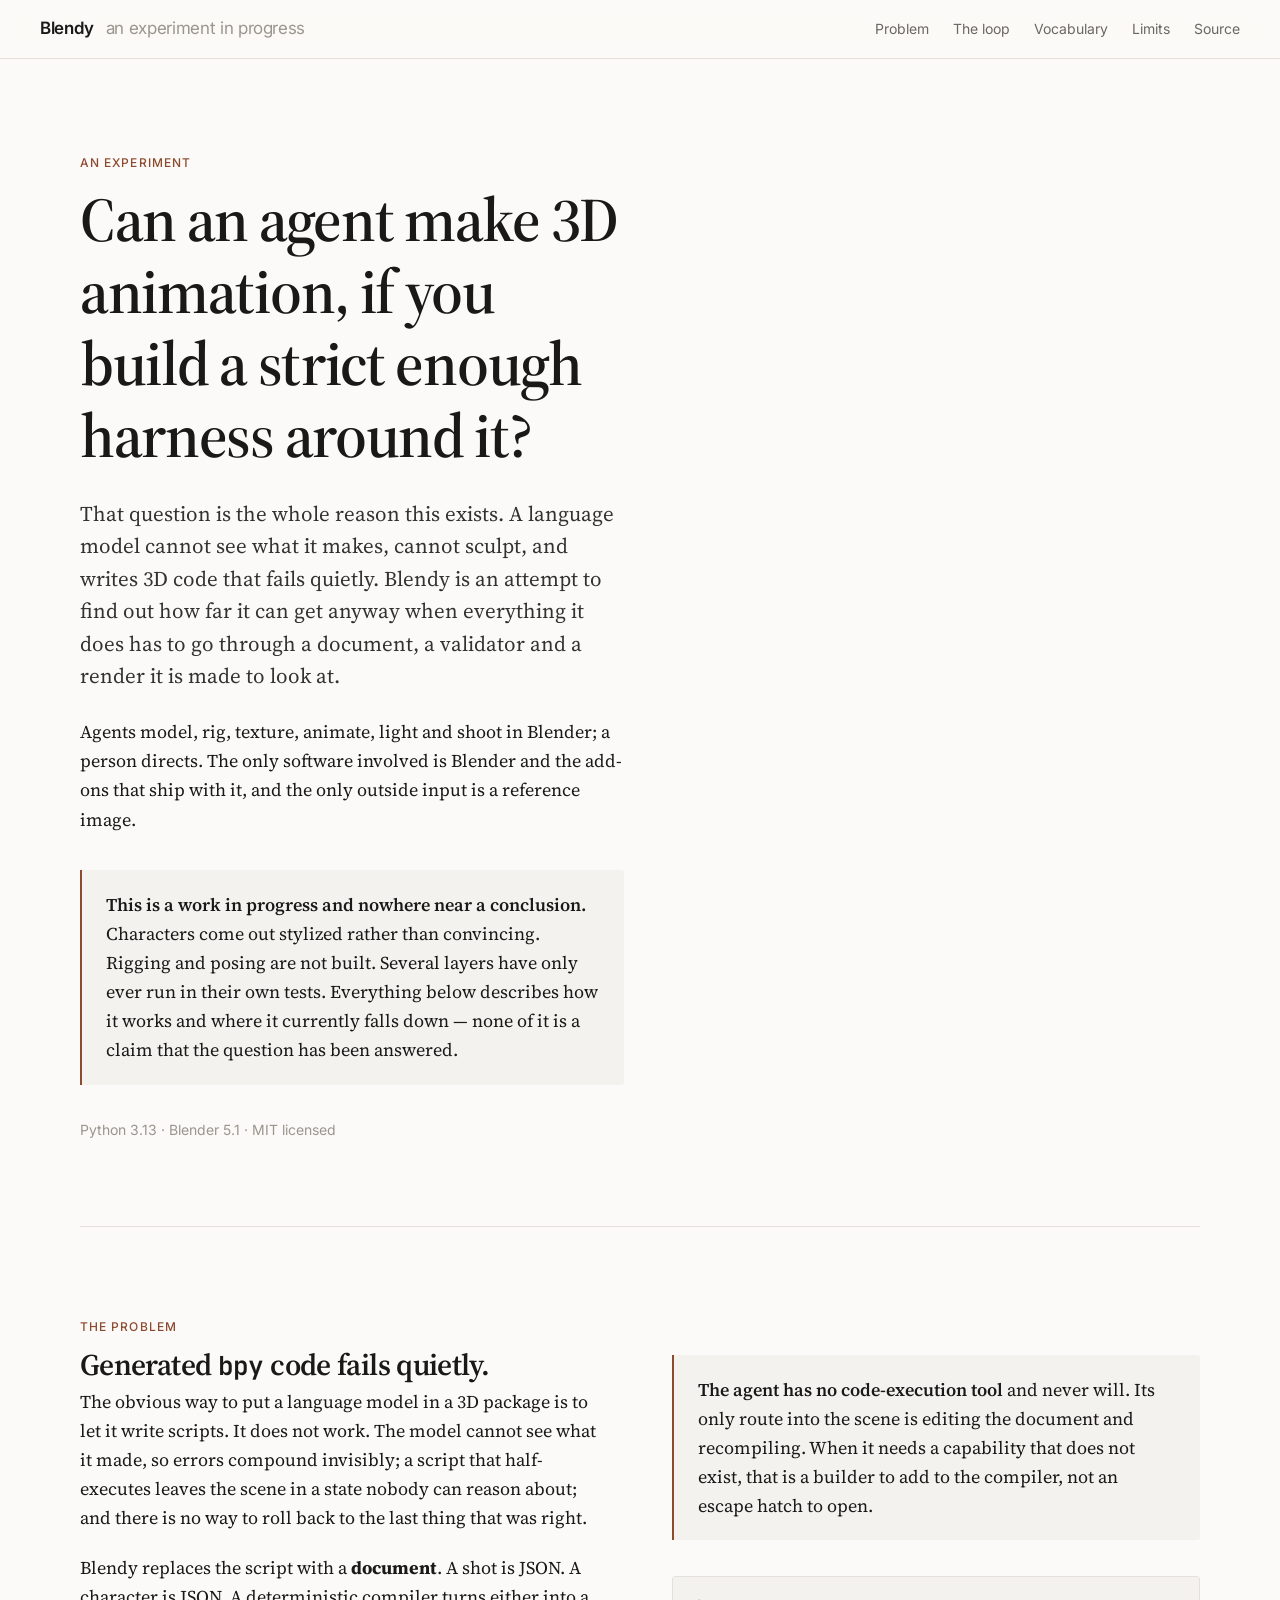
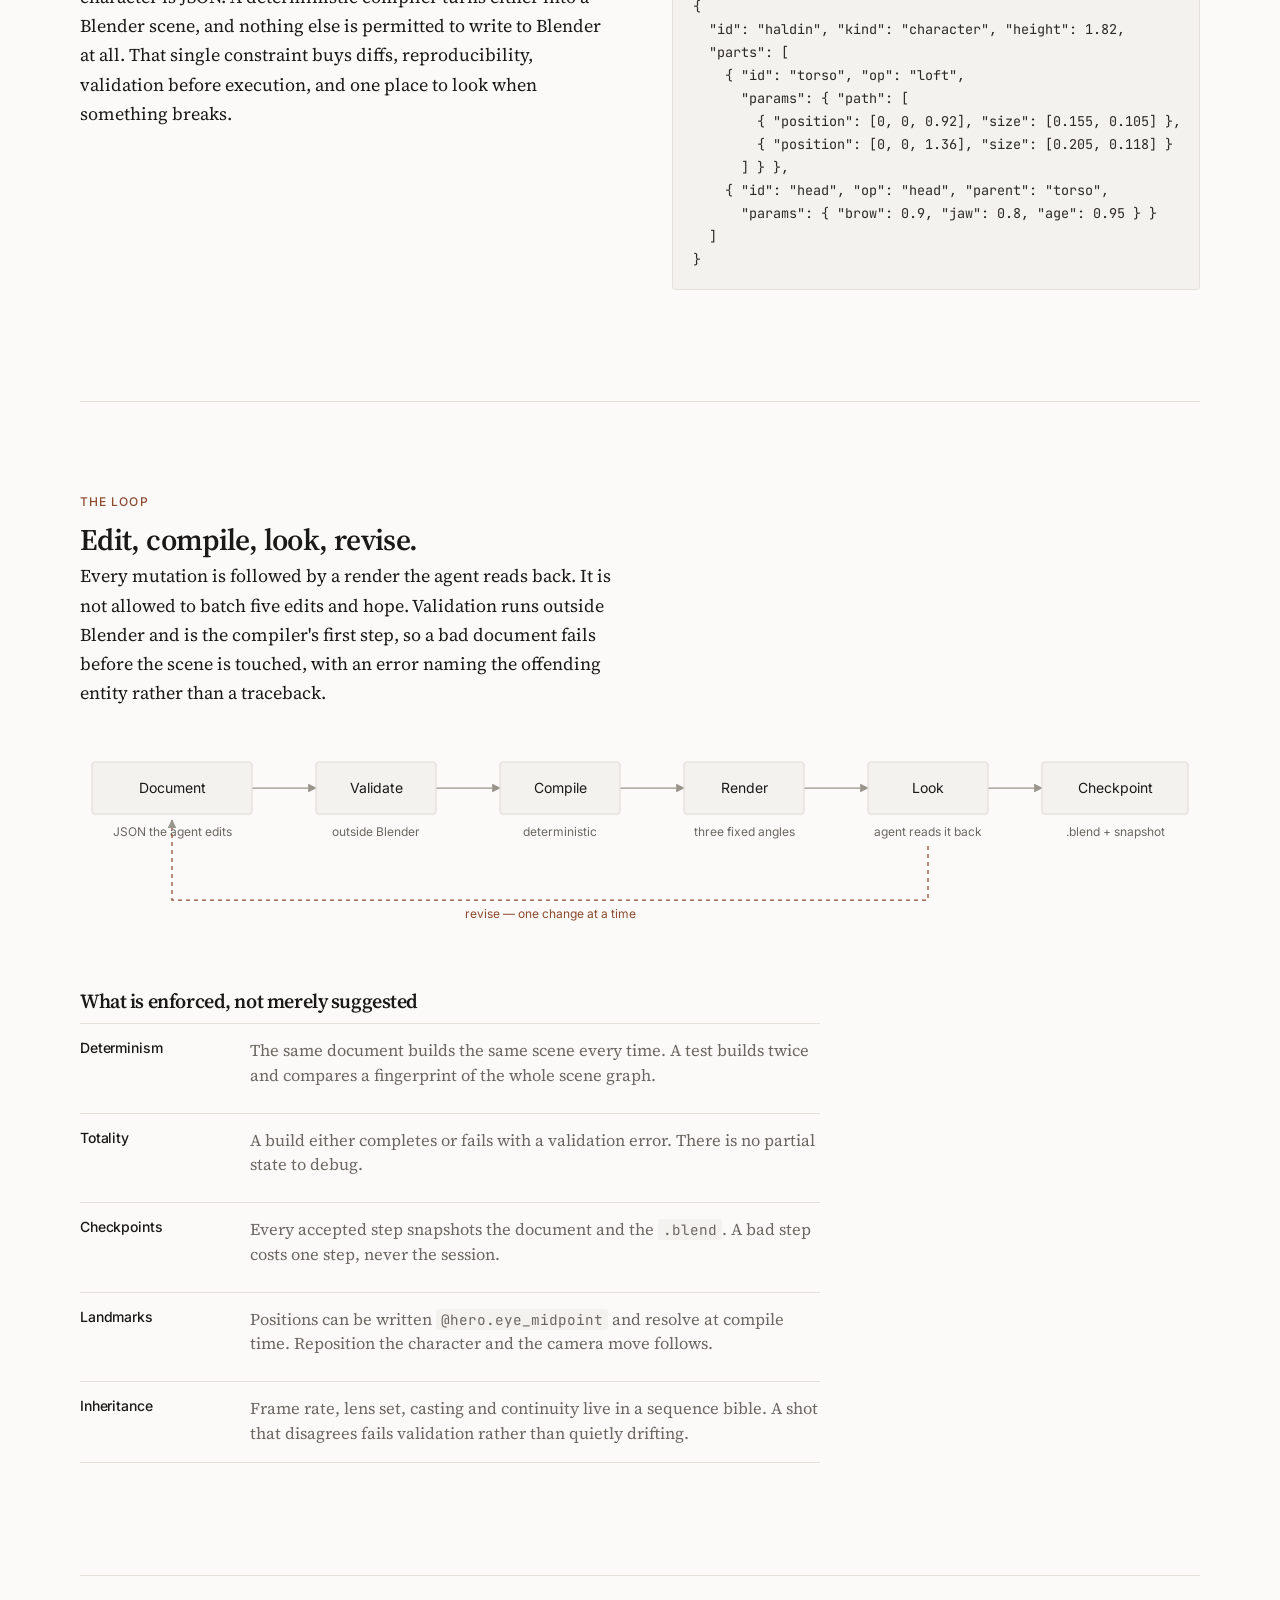
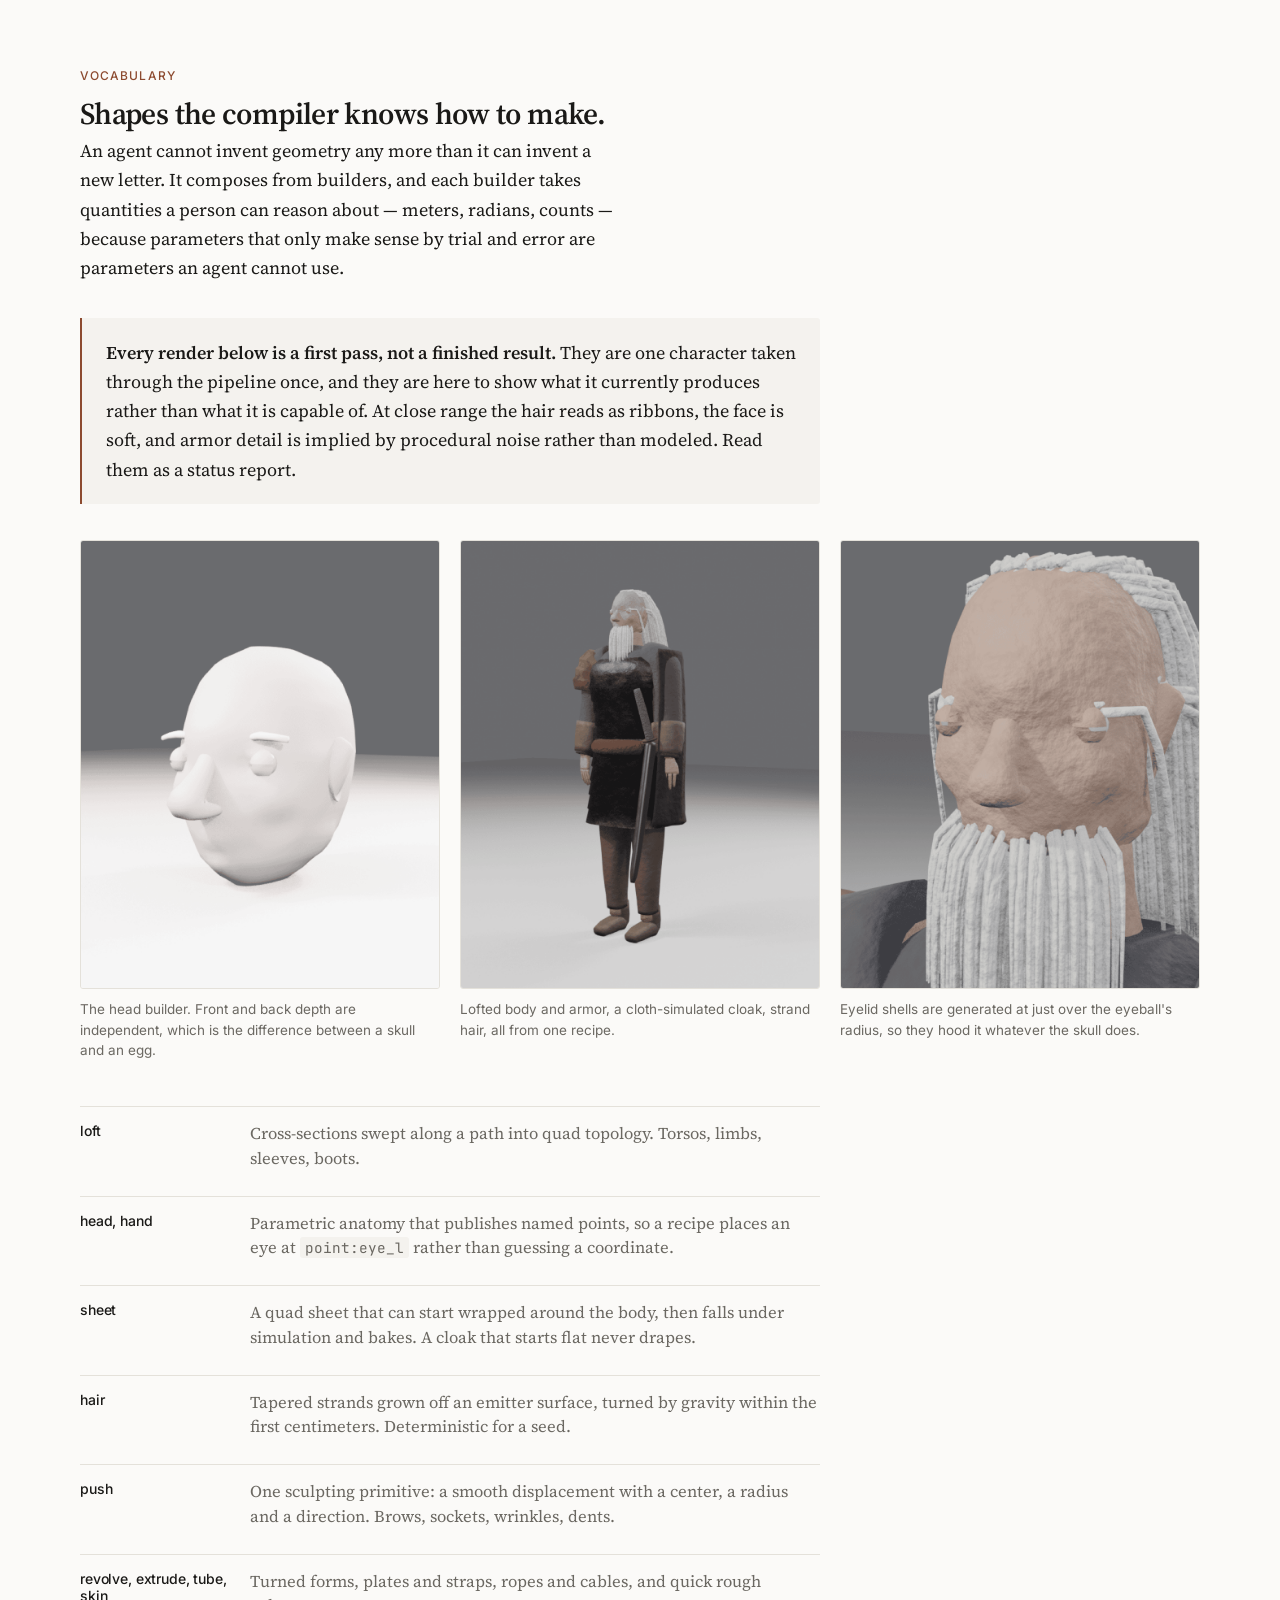
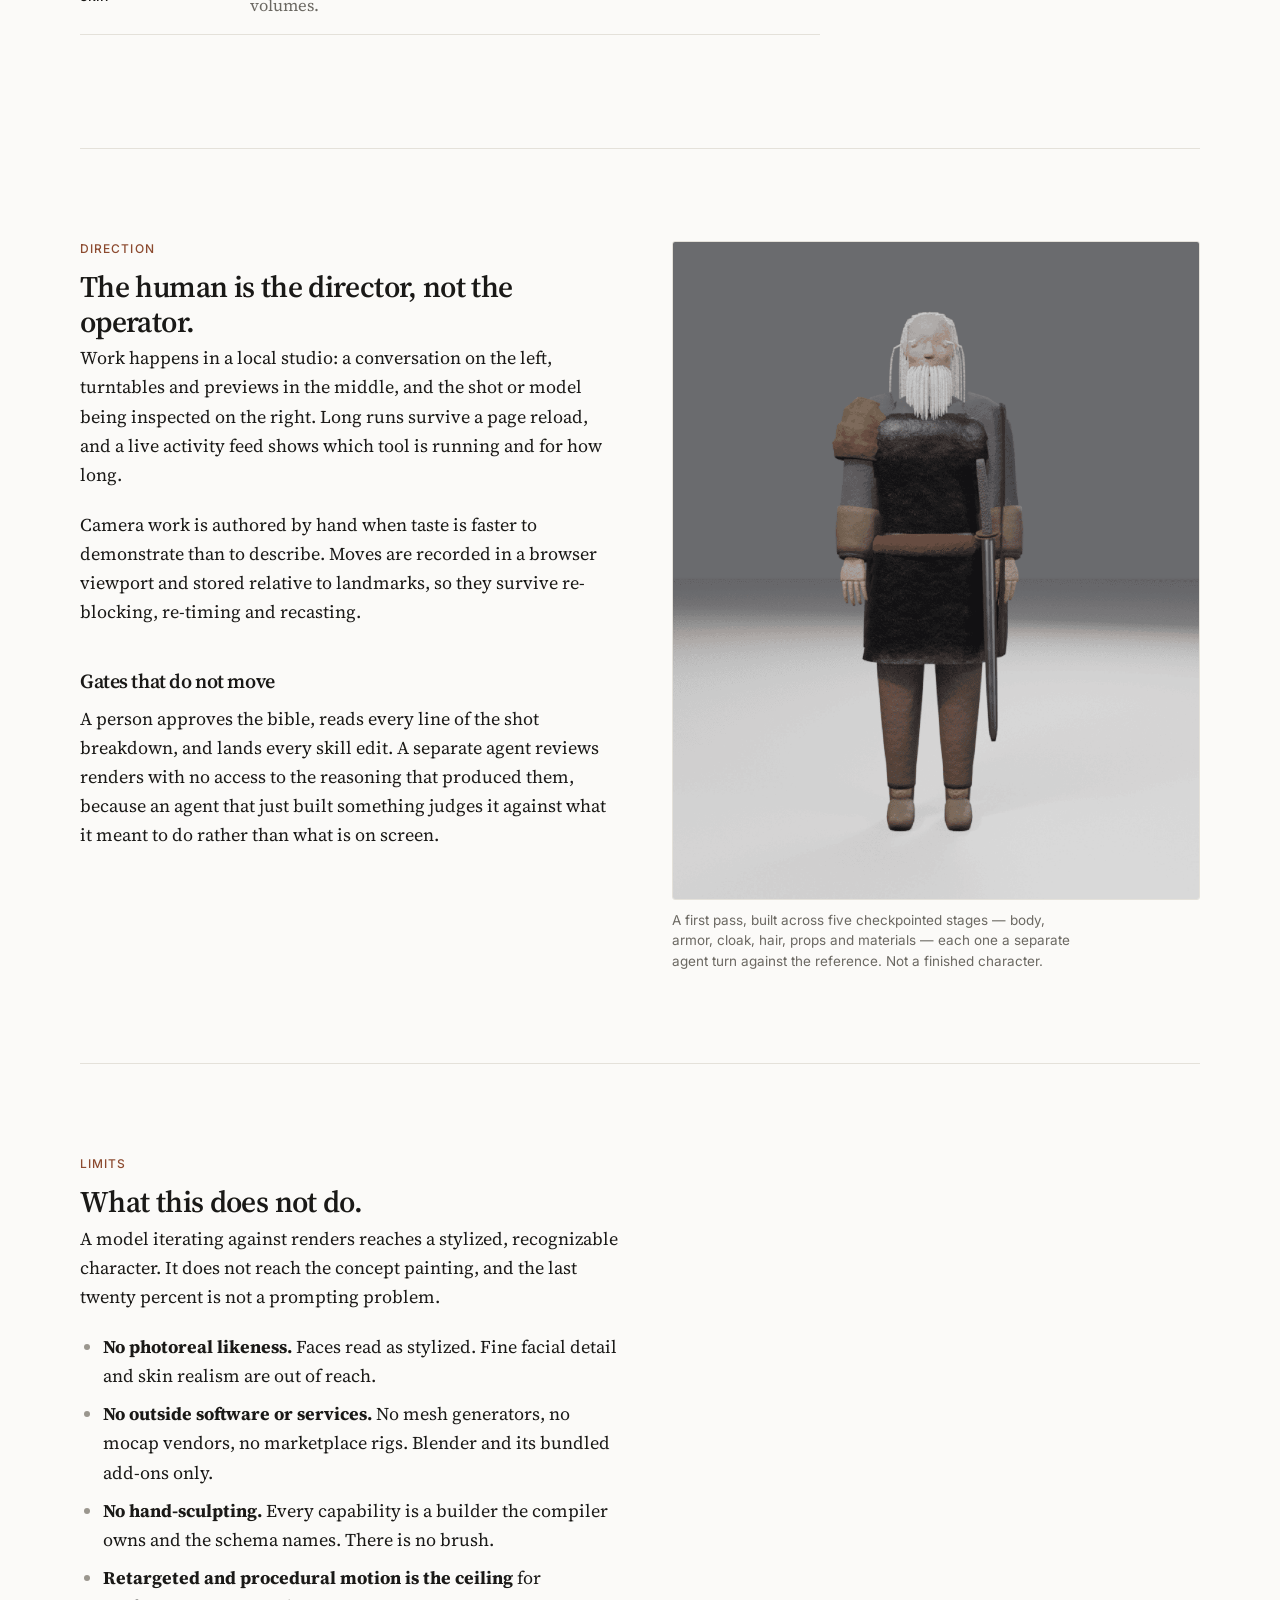
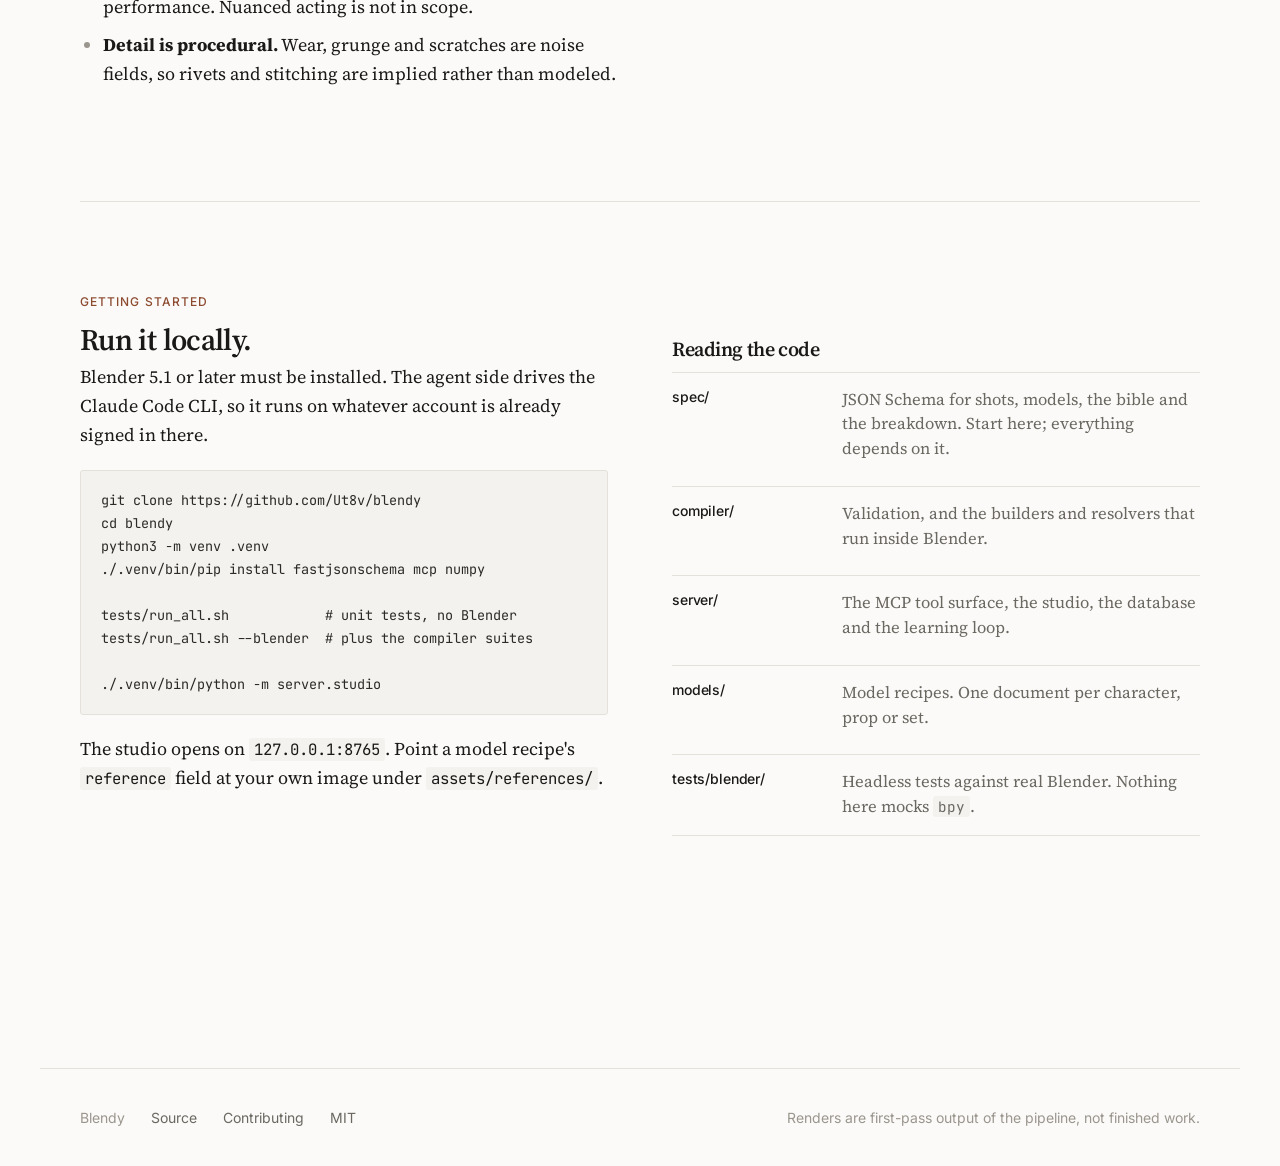
<file: docs/index.html>
<!doctype html>
<html lang="en">
<head>
<meta charset="utf-8">
<meta name="viewport" content="width=device-width, initial-scale=1">
<title>Blendy — can agents make 3D animation? An experiment.</title>
<meta name="description" content="An experiment: can agents produce usable 3D animation in Blender if you build a strict enough harness around them? Work in progress, not a conclusion.">
<link rel="preconnect" href="https://fonts.googleapis.com">
<link rel="preconnect" href="https://fonts.gstatic.com" crossorigin>
<link href="https://fonts.googleapis.com/css2?family=Inter:wght@400;500;600&family=JetBrains+Mono:wght@400&family=Source+Serif+4:opsz,wght@8..60,400;8..60,600&display=swap" rel="stylesheet">
<link rel="stylesheet" href="style.css">
</head>
<body>

<header class="masthead">
  <div class="wordmark">Blendy <span>an experiment in progress</span></div>
  <nav>
    <a href="#problem">Problem</a>
    <a href="#loop">The loop</a>
    <a href="#vocabulary">Vocabulary</a>
    <a href="#limits">Limits</a>
    <a href="https://github.com/Ut8v/blendy">Source</a>
  </nav>
</header>

<main>

<section class="hero">
  <div class="prose">
    <p class="eyebrow">An experiment</p>
    <h1>Can an agent make 3D animation, if you build a strict enough harness around it?</h1>
    <p class="lede">
      That question is the whole reason this exists. A language model cannot see what
      it makes, cannot sculpt, and writes 3D code that fails quietly. Blendy is an
      attempt to find out how far it can get anyway when everything it does has to go
      through a document, a validator and a render it is made to look at.
    </p>
    <p>
      Agents model, rig, texture, animate, light and shoot in Blender; a person
      directs. The only software involved is Blender and the add-ons that ship with
      it, and the only outside input is a reference image.
    </p>

    <div class="note">
      <p>
        <strong>This is a work in progress and nowhere near a conclusion.</strong>
        Characters come out stylized rather than convincing. Rigging and posing are not
        built. Several layers have only ever run in their own tests. Everything below
        describes how it works and where it currently falls down — none of it is a claim
        that the question has been answered.
      </p>
    </div>

    <p class="byline">Python 3.13 · Blender 5.1 · MIT licensed</p>
  </div>
</section>

<section class="band" id="problem">
  <div class="split">
    <div class="prose">
      <p class="eyebrow">The problem</p>
      <h2>Generated <code>bpy</code> code fails quietly.</h2>
      <p>
        The obvious way to put a language model in a 3D package is to let it write
        scripts. It does not work. The model cannot see what it made, so errors
        compound invisibly; a script that half-executes leaves the scene in a state
        nobody can reason about; and there is no way to roll back to the last thing
        that was right.
      </p>
      <p>
        Blendy replaces the script with a <strong>document</strong>. A shot is JSON.
        A character is JSON. A deterministic compiler turns either into a Blender
        scene, and nothing else is permitted to write to Blender at all. That single
        constraint buys diffs, reproducibility, validation before execution, and one
        place to look when something breaks.
      </p>
    </div>
    <div class="prose">
      <div class="note">
        <p>
          <strong>The agent has no code-execution tool</strong> and never will. Its only
          route into the scene is editing the document and recompiling. When it needs a
          capability that does not exist, that is a builder to add to the compiler, not
          an escape hatch to open.
        </p>
      </div>
      <pre>{
  "id": "haldin", "kind": "character", "height": 1.82,
  "parts": [
    { "id": "torso", "op": "loft",
      "params": { "path": [
        { "position": [0, 0, 0.92], "size": [0.155, 0.105] },
        { "position": [0, 0, 1.36], "size": [0.205, 0.118] }
      ] } },
    { "id": "head", "op": "head", "parent": "torso",
      "params": { "brow": 0.9, "jaw": 0.8, "age": 0.95 } }
  ]
}</pre>
    </div>
  </div>
</section>

<section class="band" id="loop">
  <div class="prose">
    <p class="eyebrow">The loop</p>
    <h2>Edit, compile, look, revise.</h2>
    <p>
      Every mutation is followed by a render the agent reads back. It is not allowed
      to batch five edits and hope. Validation runs outside Blender and is the
      compiler's first step, so a bad document fails before the scene is touched, with
      an error naming the offending entity rather than a traceback.
    </p>
  </div>

  <div class="diagram-wrap">
  <div class="diagram" role="img" aria-label="Pipeline: document, validate, compile, render, look, then revise or checkpoint.">
    <svg viewBox="0 0 1120 210" xmlns="http://www.w3.org/2000/svg">
      <defs>
        <marker id="a" viewBox="0 0 10 10" refX="9" refY="5" markerWidth="7" markerHeight="7" orient="auto">
          <path d="M0 0 L10 5 L0 10 z" fill="#9a968e"/>
        </marker>
      </defs>
      <g fill="none" stroke="#9a968e" stroke-width="1.25" marker-end="url(#a)">
        <path d="M172 60 H236"/><path d="M356 60 H420"/><path d="M540 60 H604"/><path d="M724 60 H788"/>
        <path d="M908 60 H962"/>
      </g>
      <g stroke="#e4e1da" stroke-width="1.25" fill="#f4f2ee">
        <rect x="12" y="34" width="160" height="52" rx="3"/>
        <rect x="236" y="34" width="120" height="52" rx="3"/>
        <rect x="420" y="34" width="120" height="52" rx="3"/>
        <rect x="604" y="34" width="120" height="52" rx="3"/>
        <rect x="788" y="34" width="120" height="52" rx="3"/>
        <rect x="962" y="34" width="146" height="52" rx="3"/>
      </g>
      <g font-size="14" fill="#1a1917" text-anchor="middle">
        <text x="92" y="65">Document</text><text x="296" y="65">Validate</text>
        <text x="480" y="65">Compile</text><text x="664" y="65">Render</text>
        <text x="848" y="65">Look</text><text x="1035" y="65">Checkpoint</text>
      </g>
      <g font-size="12" fill="#6b6862" text-anchor="middle">
        <text x="92" y="108">JSON the agent edits</text>
        <text x="296" y="108">outside Blender</text>
        <text x="480" y="108">deterministic</text>
        <text x="664" y="108">three fixed angles</text>
        <text x="848" y="108">agent reads it back</text>
        <text x="1035" y="108">.blend + snapshot</text>
      </g>
      <path d="M848 118 V172 H92 V92" fill="none" stroke="#8c4a2f" stroke-width="1.25"
            stroke-dasharray="4 4" marker-end="url(#a)"/>
      <text x="470" y="190" font-size="12" fill="#8c4a2f" text-anchor="middle">revise — one change at a time</text>
    </svg>
  </div>
  </div>

  <div class="prose wide" style="margin-top:44px">
    <h3>What is enforced, not merely suggested</h3>
    <ul class="plain">
      <li><b>Determinism</b><span>The same document builds the same scene every time. A test builds twice and compares a fingerprint of the whole scene graph.</span></li>
      <li><b>Totality</b><span>A build either completes or fails with a validation error. There is no partial state to debug.</span></li>
      <li><b>Checkpoints</b><span>Every accepted step snapshots the document and the <code>.blend</code>. A bad step costs one step, never the session.</span></li>
      <li><b>Landmarks</b><span>Positions can be written <code>@hero.eye_midpoint</code> and resolve at compile time. Reposition the character and the camera move follows.</span></li>
      <li><b>Inheritance</b><span>Frame rate, lens set, casting and continuity live in a sequence bible. A shot that disagrees fails validation rather than quietly drifting.</span></li>
    </ul>
  </div>
</section>

<section class="band" id="vocabulary">
  <div class="prose">
    <p class="eyebrow">Vocabulary</p>
    <h2>Shapes the compiler knows how to make.</h2>
    <p>
      An agent cannot invent geometry any more than it can invent a new letter. It
      composes from builders, and each builder takes quantities a person can reason
      about — meters, radians, counts — because parameters that only make sense by
      trial and error are parameters an agent cannot use.
    </p>
  </div>

  <div class="note" style="max-width:740px">
    <p>
      <strong>Every render below is a first pass, not a finished result.</strong>
      They are one character taken through the pipeline once, and they are here to
      show what it currently produces rather than what it is capable of. At close
      range the hair reads as ribbons, the face is soft, and armor detail is implied
      by procedural noise rather than modeled. Read them as a status report.
    </p>
  </div>

  <div class="plates">
    <figure>
      <img src="images/head-builder.png" alt="A parametric head with brow ridge, eye sockets, cheekbones and jaw.">
      <figcaption>The head builder. Front and back depth are independent, which is the difference between a skull and an egg.</figcaption>
    </figure>
    <figure>
      <img src="images/haldin-three-quarter.png" alt="A character in layered armor with a cloak and a sword at the hip.">
      <figcaption>Lofted body and armor, a cloth-simulated cloak, strand hair, all from one recipe.</figcaption>
    </figure>
    <figure>
      <img src="images/haldin-head.png" alt="Close-up of the character's head showing lids, beard and hair.">
      <figcaption>Eyelid shells are generated at just over the eyeball's radius, so they hood it whatever the skull does.</figcaption>
    </figure>
  </div>

  <div class="prose wide" style="margin-top:46px">
    <ul class="plain">
      <li><b>loft</b><span>Cross-sections swept along a path into quad topology. Torsos, limbs, sleeves, boots.</span></li>
      <li><b>head, hand</b><span>Parametric anatomy that publishes named points, so a recipe places an eye at <code>point:eye_l</code> rather than guessing a coordinate.</span></li>
      <li><b>sheet</b><span>A quad sheet that can start wrapped around the body, then falls under simulation and bakes. A cloak that starts flat never drapes.</span></li>
      <li><b>hair</b><span>Tapered strands grown off an emitter surface, turned by gravity within the first centimeters. Deterministic for a seed.</span></li>
      <li><b>push</b><span>One sculpting primitive: a smooth displacement with a center, a radius and a direction. Brows, sockets, wrinkles, dents.</span></li>
      <li><b>revolve, extrude, tube, skin</b><span>Turned forms, plates and straps, ropes and cables, and quick rough volumes.</span></li>
    </ul>
  </div>
</section>

<section class="band" id="direction">
  <div class="split">
    <div class="prose">
      <p class="eyebrow">Direction</p>
      <h2>The human is the director, not the operator.</h2>
      <p>
        Work happens in a local studio: a conversation on the left, turntables and
        previews in the middle, and the shot or model being inspected on the right.
        Long runs survive a page reload, and a live activity feed shows which tool is
        running and for how long.
      </p>
      <p>
        Camera work is authored by hand when taste is faster to demonstrate than to
        describe. Moves are recorded in a browser viewport and stored relative to
        landmarks, so they survive re-blocking, re-timing and recasting.
      </p>
      <h3>Gates that do not move</h3>
      <p>
        A person approves the bible, reads every line of the shot breakdown, and lands
        every skill edit. A separate agent reviews renders with no access to the
        reasoning that produced them, because an agent that just built something
        judges it against what it meant to do rather than what is on screen.
      </p>
    </div>
    <figure>
      <img src="images/haldin-front.png" alt="Front view of the finished character.">
      <figcaption>
        A first pass, built across five checkpointed stages — body, armor, cloak,
        hair, props and materials — each one a separate agent turn against the
        reference. Not a finished character.
      </figcaption>
    </figure>
  </div>
</section>

<section class="band" id="limits">
  <div class="prose">
    <p class="eyebrow">Limits</p>
    <h2>What this does not do.</h2>
    <p>
      A model iterating against renders reaches a stylized, recognizable character. It
      does not reach the concept painting, and the last twenty percent is not a
      prompting problem.
    </p>
    <ul>
      <li><strong>No photoreal likeness.</strong> Faces read as stylized. Fine facial detail and skin realism are out of reach.</li>
      <li><strong>No outside software or services.</strong> No mesh generators, no mocap vendors, no marketplace rigs. Blender and its bundled add-ons only.</li>
      <li><strong>No hand-sculpting.</strong> Every capability is a builder the compiler owns and the schema names. There is no brush.</li>
      <li><strong>Retargeted and procedural motion is the ceiling</strong> for performance. Nuanced acting is not in scope.</li>
      <li><strong>Detail is procedural.</strong> Wear, grunge and scratches are noise fields, so rivets and stitching are implied rather than modeled.</li>
    </ul>
  </div>
</section>

<section class="band" id="start">
  <div class="split">
    <div class="prose">
      <p class="eyebrow">Getting started</p>
      <h2>Run it locally.</h2>
      <p>
        Blender 5.1 or later must be installed. The agent side drives the Claude Code
        CLI, so it runs on whatever account is already signed in there.
      </p>
      <pre>git clone https://github.com/Ut8v/blendy
cd blendy
python3 -m venv .venv
./.venv/bin/pip install fastjsonschema mcp numpy

tests/run_all.sh            # unit tests, no Blender
tests/run_all.sh --blender  # plus the compiler suites

./.venv/bin/python -m server.studio</pre>
      <p>
        The studio opens on <code>127.0.0.1:8765</code>. Point a model recipe's
        <code>reference</code> field at your own image under
        <code>assets/references/</code>.
      </p>
    </div>
    <div class="prose">
      <h3>Reading the code</h3>
      <ul class="plain">
        <li><b>spec/</b><span>JSON Schema for shots, models, the bible and the breakdown. Start here; everything depends on it.</span></li>
        <li><b>compiler/</b><span>Validation, and the builders and resolvers that run inside Blender.</span></li>
        <li><b>server/</b><span>The MCP tool surface, the studio, the database and the learning loop.</span></li>
        <li><b>models/</b><span>Model recipes. One document per character, prop or set.</span></li>
        <li><b>tests/blender/</b><span>Headless tests against real Blender. Nothing here mocks <code>bpy</code>.</span></li>
      </ul>
    </div>
  </div>
</section>

</main>

<footer>
  <span>Blendy</span>
  <a href="https://github.com/Ut8v/blendy">Source</a>
  <a href="https://github.com/Ut8v/blendy/blob/main/CONTRIBUTING.md">Contributing</a>
  <a href="https://github.com/Ut8v/blendy/blob/main/LICENSE">MIT</a>
  <span style="margin-left:auto">Renders are first-pass output of the pipeline, not finished work.</span>
</footer>

</body>
</html>
</file>
<file: docs/style.css>
/* Blendy documentation. Editorial rather than promotional: one column, real
   prose, restrained palette, no decoration that is not carrying information. */

:root {
  --paper: #fbfaf8;
  --ink: #1a1917;
  --muted: #6b6862;
  --faint: #9a968e;
  --rule: #e4e1da;
  --panel: #f4f2ee;
  --accent: #8c4a2f;
  --serif: "Source Serif 4", Iowan Old Style, Georgia, serif;
  --sans: "Inter", ui-sans-serif, system-ui, -apple-system, sans-serif;
  --mono: "JetBrains Mono", ui-monospace, SFMono-Regular, Menlo, monospace;
  --measure: 34rem;
}

* { box-sizing: border-box; }
html { -webkit-text-size-adjust: 100%; scroll-behavior: smooth; }
body {
  margin: 0; background: var(--paper); color: var(--ink);
  font: 400 18px/1.62 var(--serif);
  -webkit-font-smoothing: antialiased; font-synthesis: none;
}

/* ---- masthead ---- */
.masthead {
  position: sticky; top: 0; z-index: 10;
  display: flex; align-items: baseline; gap: 28px;
  padding: 18px 40px; border-bottom: 1px solid var(--rule);
  background: color-mix(in srgb, var(--paper) 88%, transparent);
  backdrop-filter: saturate(1.4) blur(8px);
}
.wordmark { font: 600 17px var(--sans); letter-spacing: -0.02em; }
.wordmark span { color: var(--faint); font-weight: 400; margin-left: 8px; }
.masthead nav { margin-left: auto; display: flex; gap: 24px; }
.masthead a {
  font: 400 14px var(--sans); color: var(--muted); text-decoration: none;
  padding-bottom: 2px; border-bottom: 1px solid transparent;
}
.masthead a:hover { color: var(--ink); border-bottom-color: var(--ink); }

/* ---- layout ---- */
main { padding: 0 40px 120px; }
section { max-width: 1120px; margin: 0 auto; }
.prose { max-width: var(--measure); }
.prose.wide { max-width: 740px; }
.lede { font-size: 21px; line-height: 1.55; }
p { margin: 0 0 1.15em; }
a { color: var(--ink); text-decoration-color: var(--faint); text-underline-offset: 3px; }
a:hover { text-decoration-color: var(--ink); }

h1, h2, h3 { font-weight: 600; letter-spacing: -0.021em; line-height: 1.16; margin: 0; }
h1 { font-size: clamp(40px, 6vw, 62px); max-width: 20ch; }
h2 { font-size: 30px; margin: 0 0 4px; }
h3 { font-size: 20px; margin: 2.2em 0 0.5em; }
.eyebrow {
  font: 500 12px var(--sans); letter-spacing: 0.09em; text-transform: uppercase;
  color: var(--accent); margin: 0 0 14px;
}

.band { padding: 92px 0; border-top: 1px solid var(--rule); }
.band:first-of-type { border-top: 0; }
.split { display: grid; grid-template-columns: minmax(0, 1fr) minmax(0, 1fr); gap: 64px; align-items: start; }
@media (max-width: 1000px) {
  .split { grid-template-columns: minmax(0, 1fr); gap: 40px; }
}

@media (max-width: 760px) {
  body { font-size: 17px; }
  main { padding: 0 20px 64px; }
  .band { padding: 56px 0; }
  .hero { padding: 44px 0 40px; }
  h1 { font-size: clamp(31px, 8.2vw, 42px); }
  h2 { font-size: 25px; }
  .lede { font-size: 18.5px; }
  .prose, .prose.wide { max-width: none; }

  /* The masthead becomes a title plus a scrollable rail of links. */
  .masthead {
    display: block; padding: 12px 20px 0; position: static;
    backdrop-filter: none; background: var(--paper);
  }
  .masthead nav {
    margin: 10px -20px 0; padding: 0 20px 10px; gap: 20px;
    overflow-x: auto; -webkit-overflow-scrolling: touch;
    scrollbar-width: none;
  }
  .masthead nav::-webkit-scrollbar { display: none; }
  .masthead a { white-space: nowrap; }

  pre { padding: 14px; font-size: 12.5px; border-radius: 3px; }
  .note { padding: 16px 18px; }
  footer { padding: 28px 20px; gap: 16px; }
  footer span:last-child { margin-left: 0 !important; flex-basis: 100%; }

  /* The pipeline diagram is far too wide to shrink; let it scroll instead. */
  .diagram { overflow-x: auto; margin-left: -20px; margin-right: -20px; padding: 0 20px; }
  .diagram svg { min-width: 720px; }
  /* A cut-off diagram gives no sign it can be dragged, so say so. */
  .diagram-wrap::after {
    content: "Scroll sideways to see the whole loop";
    display: block; margin-top: 8px;
    font: 400 13px var(--sans); color: var(--faint);
  }
}

@media (max-width: 460px) {
  main { padding: 0 16px 56px; }
  .masthead { padding: 12px 16px 0; }
  /* Full-bleed children have to match the narrower gutter or they overhang. */
  .masthead nav { margin: 10px -16px 0; padding: 0 16px 10px; }
  .diagram { margin-left: -16px; margin-right: -16px; padding: 0 16px; }
  .wordmark span { display: none; }
  h1 { font-size: clamp(28px, 8.6vw, 34px); }
}

/* ---- hero ---- */
.hero { padding: 96px 0 72px; }
.hero .lede { margin-top: 26px; color: #34322e; }
.byline { margin-top: 34px; font: 400 14px var(--sans); color: var(--faint); }
.byline code { font-size: 13px; }

/* ---- figures ---- */
figure { margin: 0; }
figure img {
  display: block; width: 100%; border: 1px solid var(--rule); border-radius: 3px;
  background: var(--panel);
}
figcaption {
  margin-top: 10px; font: 400 13.5px/1.5 var(--sans); color: var(--muted);
  max-width: 46ch;
}
.plates { display: grid; grid-template-columns: repeat(3, minmax(0, 1fr)); gap: 20px; margin-top: 34px; }
@media (max-width: 980px) { .plates { grid-template-columns: repeat(2, minmax(0, 1fr)); } }
@media (max-width: 620px) { .plates { grid-template-columns: minmax(0, 1fr); gap: 26px; } }

/* ---- code ---- */
pre {
  margin: 1.4em 0; padding: 18px 20px; overflow-x: auto; -webkit-overflow-scrolling: touch;
  background: var(--panel); border: 1px solid var(--rule); border-radius: 3px;
  font: 400 13.5px/1.7 var(--mono); color: #2c2a26;
}
code { font-family: var(--mono); font-size: 0.87em; }
p code, li code { background: var(--panel); padding: 1px 5px; border-radius: 3px; }

/* ---- lists ---- */
ul, ol { margin: 0 0 1.15em; padding-left: 1.25em; }
li { margin-bottom: 0.5em; }
li::marker { color: var(--faint); }
.plain { list-style: none; padding: 0; }
.plain li {
  padding: 15px 0; border-top: 1px solid var(--rule);
  display: grid; grid-template-columns: 148px minmax(0, 1fr); gap: 22px;
}
.plain span { overflow-wrap: anywhere; }
.plain li:last-child { border-bottom: 1px solid var(--rule); }
.plain b { font: 500 14px var(--sans); letter-spacing: -0.01em; }
.plain span { color: var(--muted); font-size: 16.5px; line-height: 1.5; }
@media (max-width: 680px) { .plain li { grid-template-columns: minmax(0, 1fr); gap: 5px; padding: 13px 0; } }

/* ---- diagram ---- */
.diagram { margin: 8px 0 0; }
.diagram svg { width: 100%; height: auto; }
.diagram text { font-family: var(--sans); }

/* ---- callout ---- */
.note {
  margin: 2em 0; padding: 20px 24px; background: var(--panel);
  border-left: 2px solid var(--accent); border-radius: 0 3px 3px 0;
}
.note p:last-child { margin-bottom: 0; }
.note strong { font-weight: 600; }

/* ---- footer ---- */
footer {
  border-top: 1px solid var(--rule); padding: 40px;
  font: 400 14px var(--sans); color: var(--faint);
  display: flex; gap: 26px; flex-wrap: wrap; max-width: 1200px; margin: 0 auto;
}
footer a { color: var(--muted); text-decoration: none; }
footer a:hover { color: var(--ink); }
</file>
